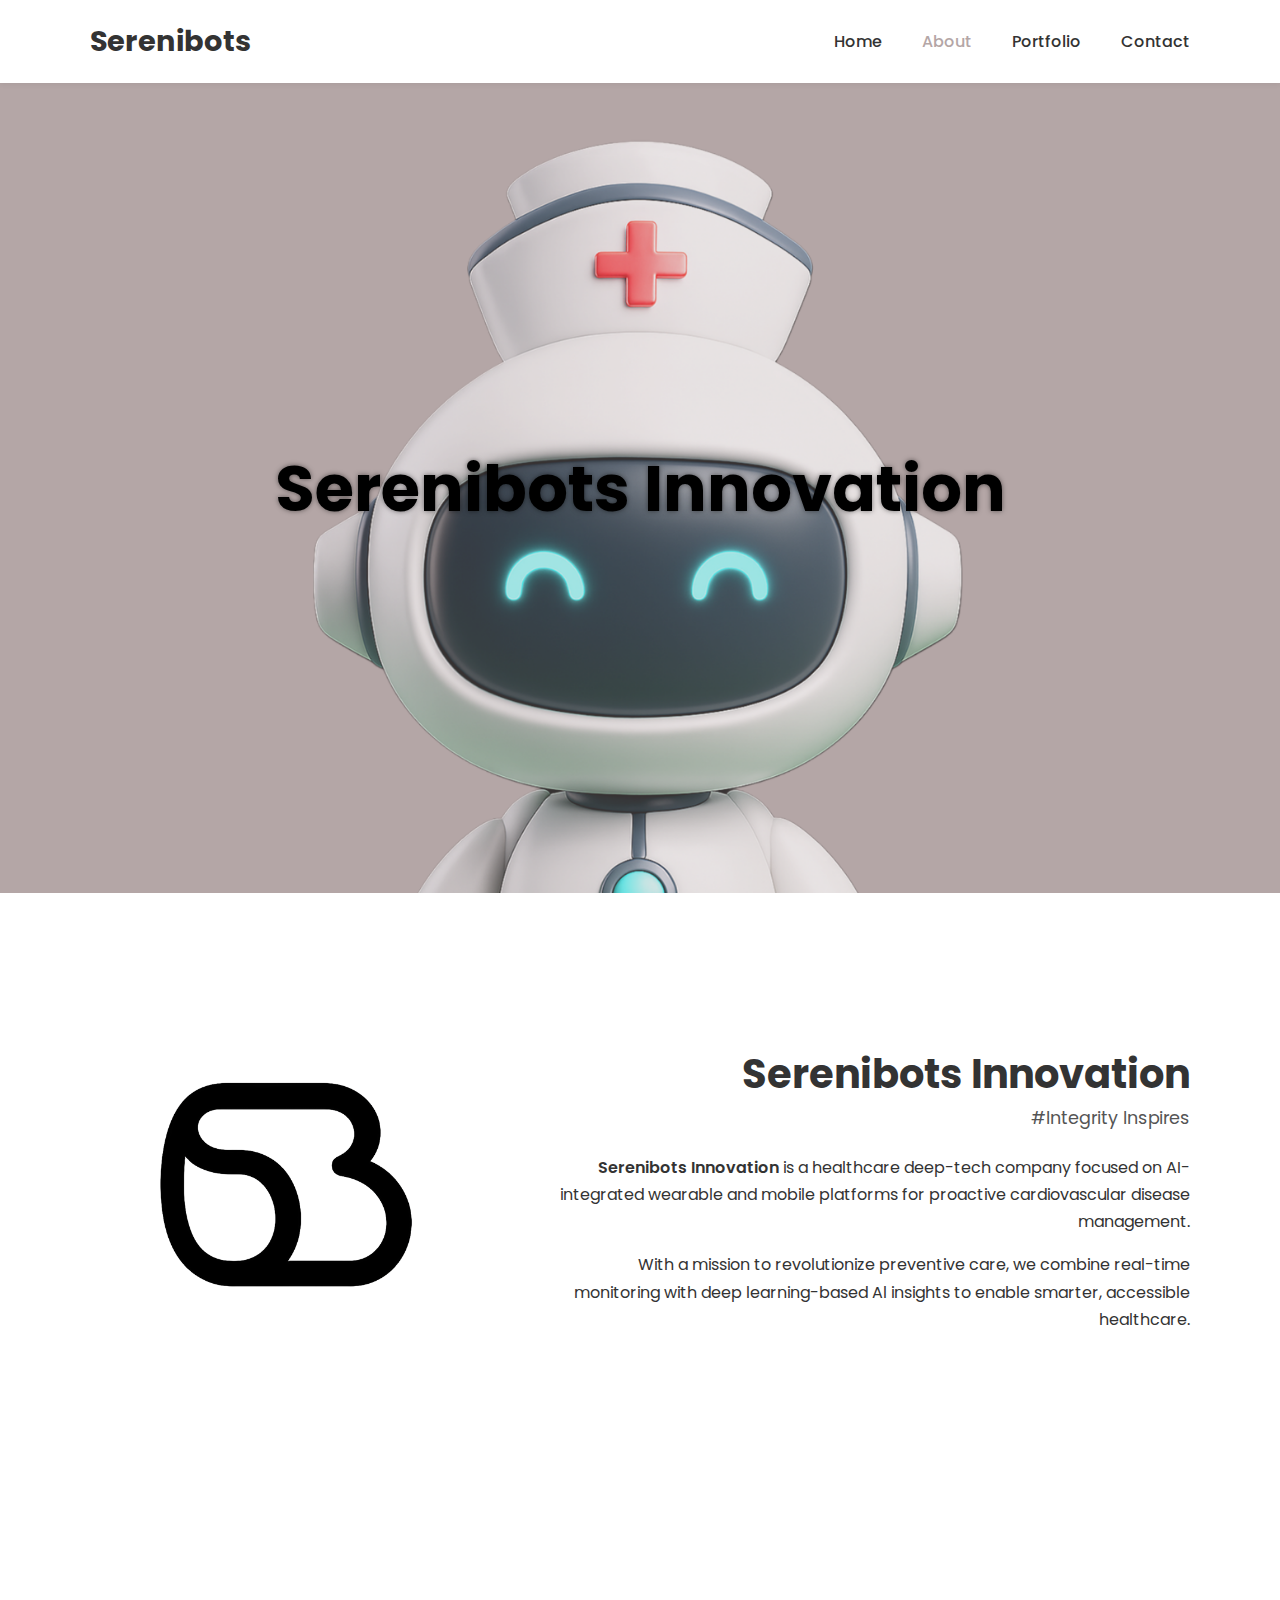
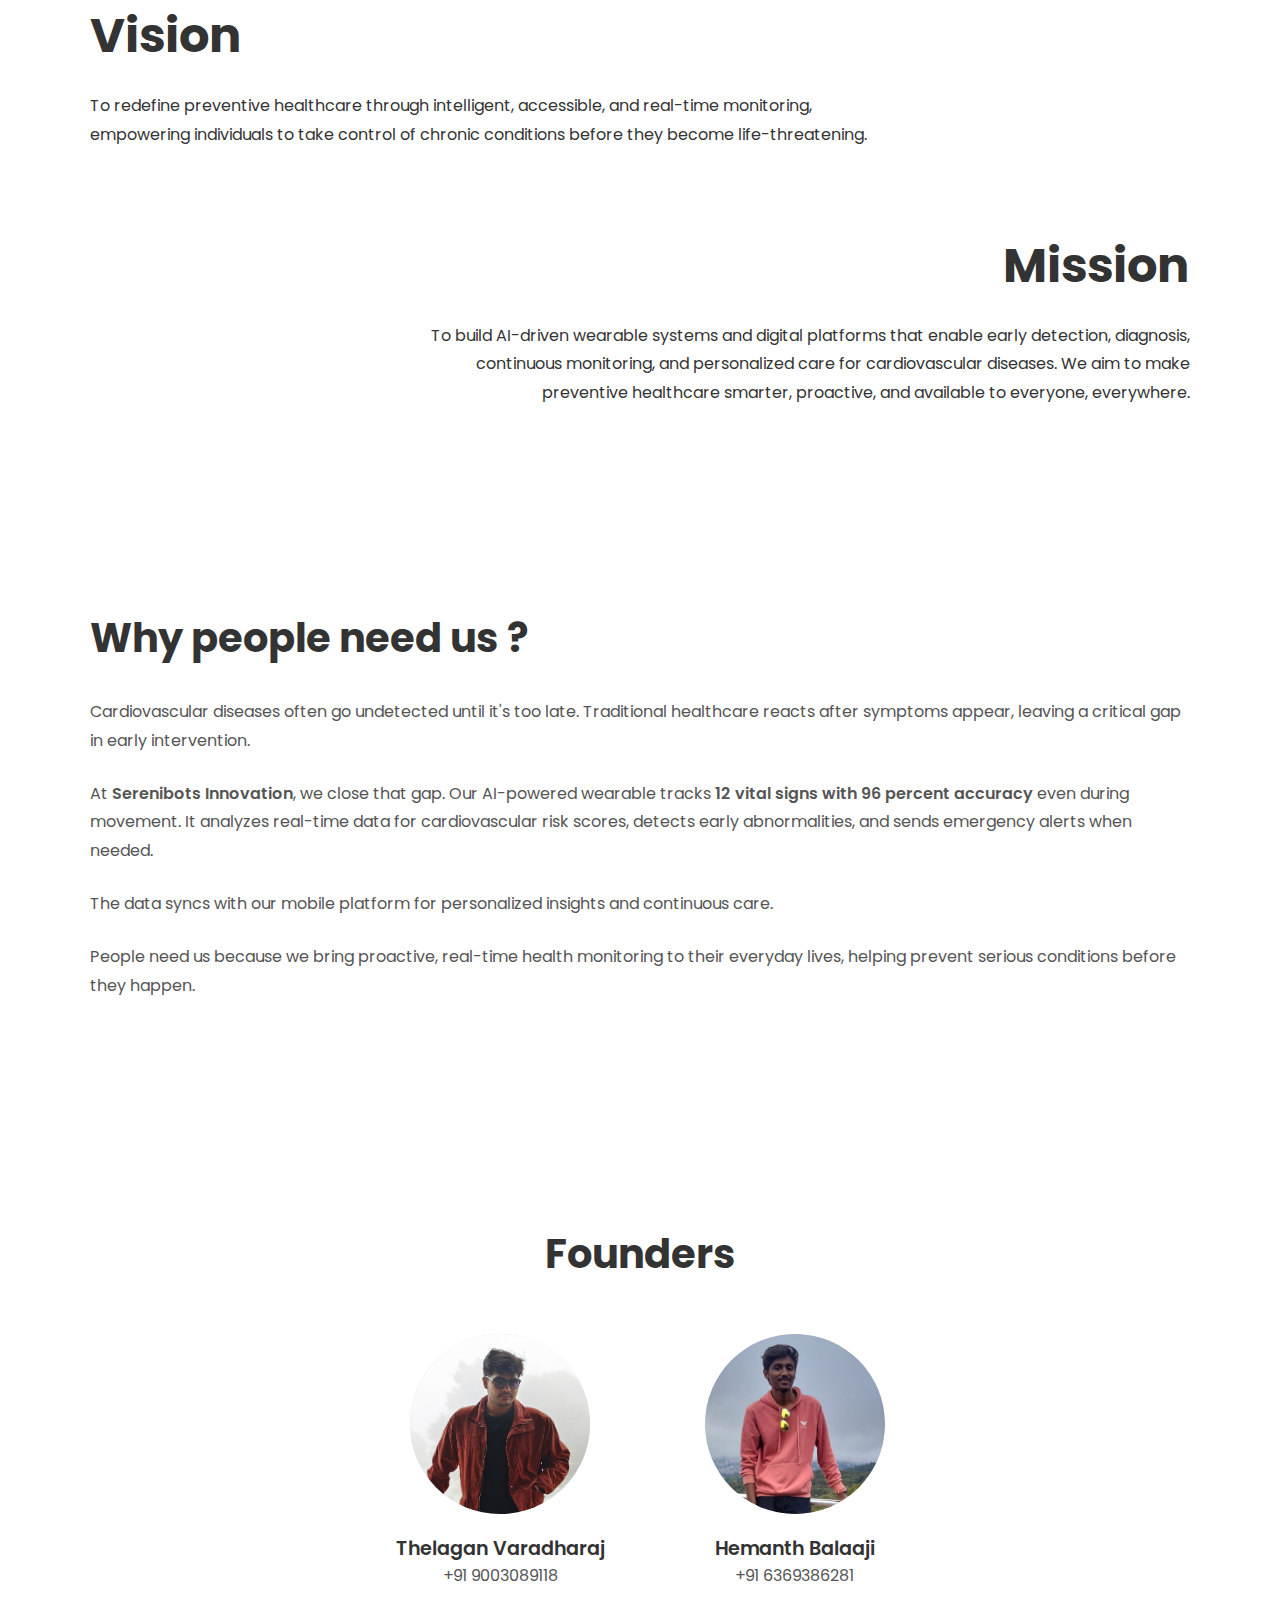
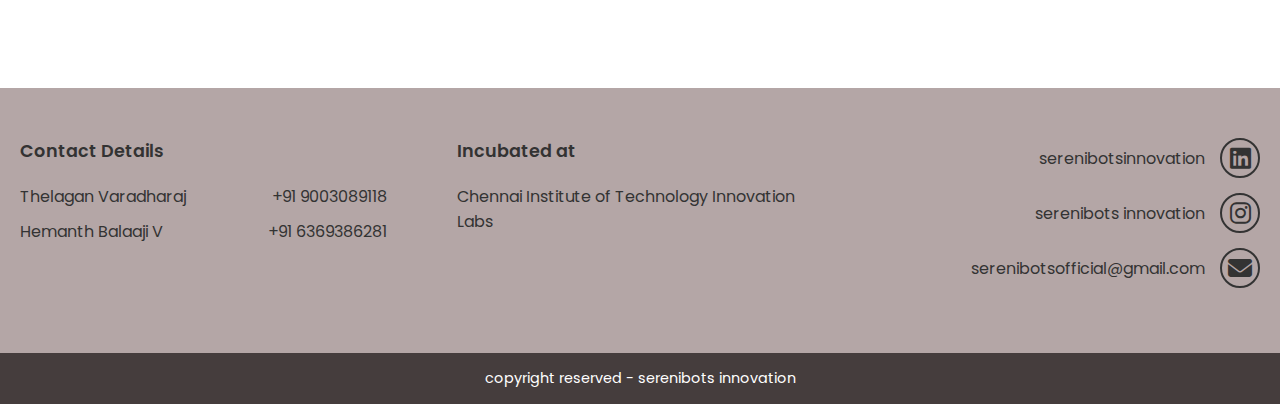
<file: about.html>
<!DOCTYPE html>
<html lang="en">
<head>
    <meta charset="UTF-8">
    <meta name="viewport" content="width=device-width, initial-scale=1.0">
    <title>About - Serenibots Innovation</title>
    <link rel="stylesheet" href="about.css">
    <link rel="preconnect" href="https://fonts.googleapis.com">
    <link rel="preconnect" href="https://fonts.gstatic.com" crossorigin>
    <link href="https://fonts.googleapis.com/css2?family=Poppins:wght@400;500;600;700&display=swap" rel="stylesheet">
    <link rel="stylesheet" href="https://cdnjs.cloudflare.com/ajax/libs/font-awesome/6.5.1/css/all.min.css">
</head>
<body>

    <header>
        <div class="container header-container">
            <div class="logo">
                <a href="index.html">Serenibots</a>
            </div>
            <nav class="desktop-nav">
                <ul>
                    <li><a href="index.html">Home</a></li>
                    <li><a href="about.html" class="current">About</a></li>
                    <li><a href="portfolio.html">Portfolio</a></li>
                    <li><a href="contact.html">Contact</a></li>
                </ul>
            </nav>
             <div class="mobile-logo">
                <div class="mobile-logo-icon">
                    <img src="assets/logo.png" alt="Luna">
                </div>
            </div>
            <button class="hamburger-menu" id="hamburger-menu">
                <span class="bar"></span>
                <span class="bar"></span>
                <span class="bar"></span>
            </button>
        </div>
        <nav class="mobile-nav" id="mobile-nav">
             <ul>
                <li><a href="index.html">Home</a></li>
                <li><a href="about.html">About</a></li>
                <li><a href="portfolio.html">Portfolio</a></li>
                <li><a href="contact.html">Contact</a></li>
            </ul>
        </nav>
    </header>

    <main>
        <section class="hero-about">
            <div class="hero-content">
                <h1>Serenibots Innovation</h1>
            </div>
        </section>

        <section class="about-intro section-padding">
            <div class="container about-intro-container">
                <div class="intro-logo">
                    <img src="assets/vector-logo.png" alt="Serenibots Logo">
                </div>
                <div class="mobile-intro-logo">
                    <img src="assets/vector-logo-mobile.png" alt="">
                </div>
                <div class="intro-text">
                    <h2>Serenibots Innovation</h2>
                    <p class="tagline">#Integrity Inspires</p>
                    <p><b>Serenibots Innovation</b> is a healthcare deep-tech company focused on AI-integrated wearable and mobile platforms for proactive cardiovascular disease management.</p>
                    <p>With a mission to revolutionize preventive care, we combine real-time monitoring with deep learning-based Al insights to enable smarter, accessible healthcare.</p>
                </div>
            </div>
        </section>

        <section class="vision-mission section-padding">
            <div class="container vision-mission-container">
                <div class="vision-block">
                    <h2>Vision</h2>
                    <p>To redefine preventive healthcare through intelligent, accessible, and real-time monitoring, empowering individuals to take control of chronic conditions before they become life-threatening.</p>
                </div>
                <div class="mission-block">
                    <h2>Mission</h2>
                    <p>To build AI-driven wearable systems and digital platforms that enable early detection, diagnosis, continuous monitoring, and personalized care for cardiovascular diseases. We aim to make preventive healthcare smarter, proactive, and available to everyone, everywhere.</p>
                </div>
            </div>
        </section>

        <section class="why-us section-padding">
            <div class="container ">
                <h2>Why people need us ?</h2>
                <p>Cardiovascular diseases often go undetected until it's too late. Traditional healthcare reacts after symptoms appear, leaving a critical gap in early intervention.</p>
                <p>At <b>Serenibots Innovation</b>, we close that gap. Our AI-powered wearable tracks <b>12 vital signs with 96 percent accuracy</b> even during movement. It analyzes real-time data for cardiovascular risk scores, detects early abnormalities, and sends emergency alerts when needed.</p>
                <p>The data syncs with our mobile platform for personalized insights and continuous care.</p>
                <p>People need us because we bring proactive, real-time health monitoring to their everyday lives, helping prevent serious conditions before they happen.</p>
            </div>
        </section>

        <section class="founders section-padding">
             <div class="container text-center-container">
                <h2>Founders</h2>
                <div class="founders-grid">
                    <div class="founder-profile">
                        <div class="founder-photo">
                            <img src="assets/thelaganvaradharaj.png" alt="Thelagan Varadharaj">
                        </div>
                        <h4>Thelagan Varadharaj</h4>
                        <p>+91 9003089118</p>
                    </div>
                    <div class="founder-profile">
                        <div class="founder-photo">
                            <img src="assets/hemanthbalaaji.png" alt="Hemanth Balaaji">
                        </div>
                        <h4>Hemanth Balaaji</h4>
                        <p>+91 6369386281</p>
                    </div>
                </div>
            </div>
        </section>

    </main>

    <footer>
        <div class="footer-main">
            <div class="footer-column">
                <h4>Contact Details</h4>
                <p>Thelagan Varadharaj <span>+91 9003089118</span></p>
                <p>Hemanth Balaaji V <span>+91 6369386281</span></p>
            </div>
            <div class="footer-column">
                <h4>Incubated at</h4>
                <p>Chennai Institute of Technology Innovation Labs</p>
            </div>
             <div class="footer-column social-column">
                <a href="https://www.linkedin.com/company/serenibots-innovation/" aria-label="LinkedIn">serenibotsinnovation <i class="fab fa-linkedin"></i></a>
                <a href="https://www.instagram.com/serenibotsinnovation/" aria-label="Instagram">serenibots innovation <i class="fab fa-instagram"></i></a>
                <a href="mailto:serenibotsofficial@gmail.com" aria-label="Email">serenibotsofficial@gmail.com <i class="fas fa-envelope"></i></a>
            </div>
        </div>
        <div class="footer-bottom">
            <p>copyright reserved - serenibots innovation</p>
        </div>
    </footer>

    <script src="home.js"></script>
</body>
</html>
</file>
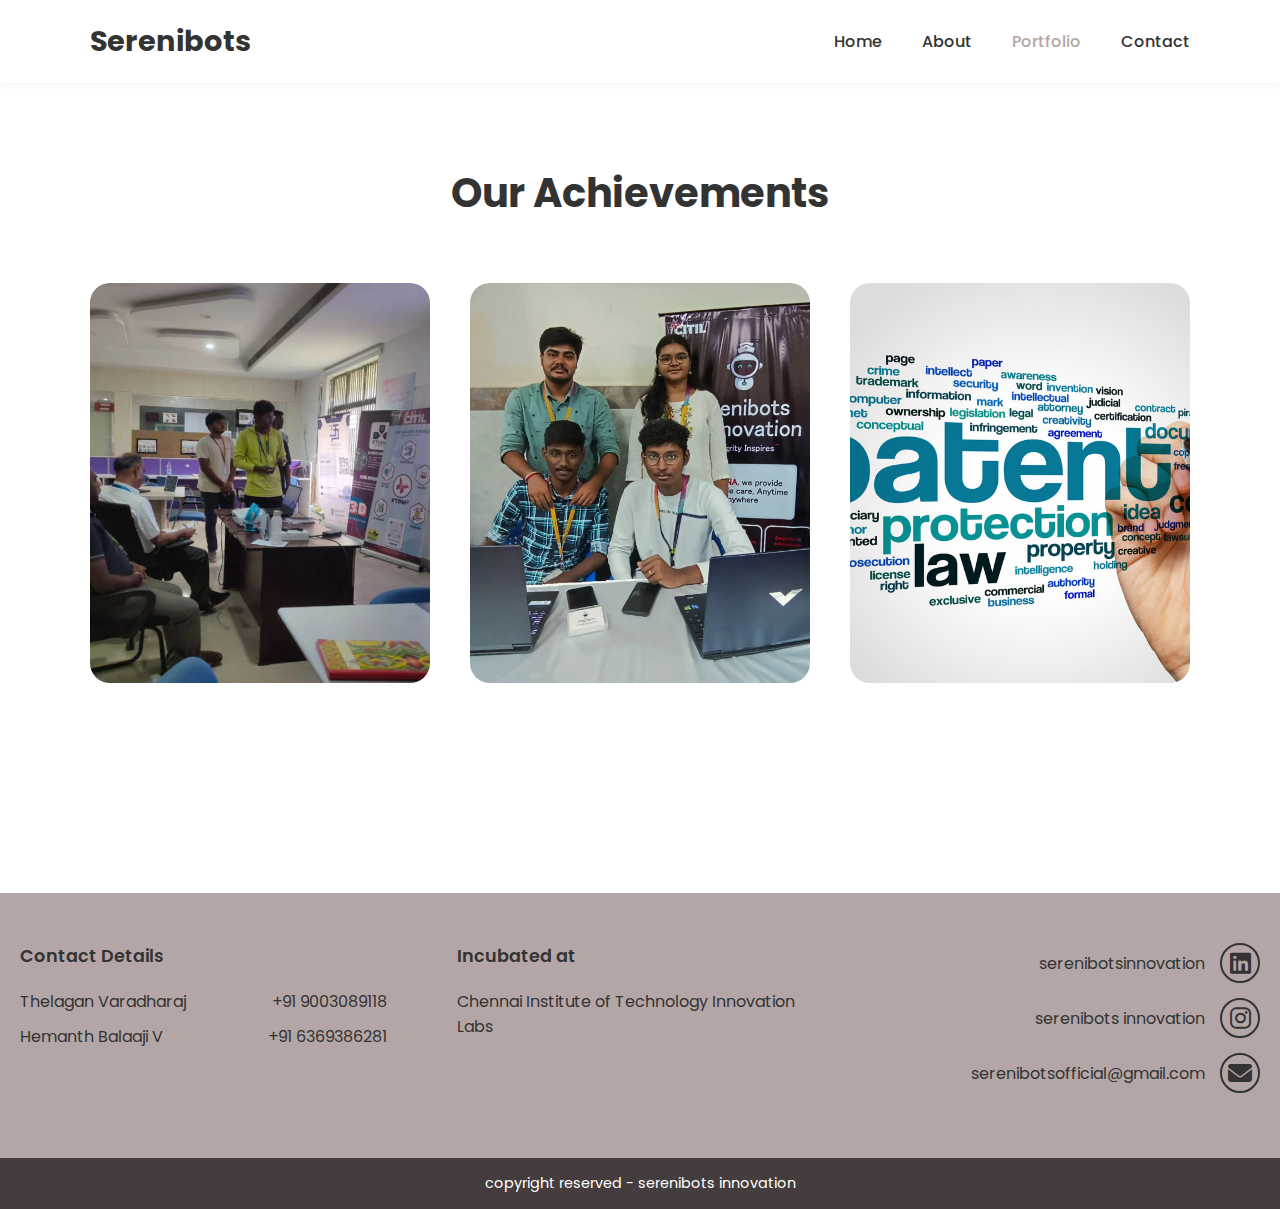
<file: portfolio.html>
<!DOCTYPE html>
<html lang="en">
<head>
    <meta charset="UTF-8">
    <meta name="viewport" content="width=device-width, initial-scale=1.0">
    <title>Portfolio - Serenibots Innovation</title>
    <link rel="stylesheet" href="portfolio.css">
    <link rel="preconnect" href="https://fonts.googleapis.com">
    <link rel="preconnect" href="https://fonts.gstatic.com" crossorigin>
    <link href="https://fonts.googleapis.com/css2?family=Poppins:wght@400;500;600;700&display=swap" rel="stylesheet">
    <link rel="stylesheet" href="https://cdnjs.cloudflare.com/ajax/libs/font-awesome/6.5.1/css/all.min.css">
</head>
<body>

    <header>
        <div class="container header-container">
            <div class="logo">
                <a href="index.html">Serenibots</a>
            </div>
            <nav class="desktop-nav">
                <ul>
                    <li><a href="index.html">Home</a></li>
                    <li><a href="about.html">About</a></li>
                    <li><a href="portfolio.html" class="current">Portfolio</a></li>
                    <li><a href="contact.html">Contact</a></li>
                </ul>
            </nav>
             <div class="mobile-logo">
                <div class="mobile-logo-icon">
                    <img src="assets/logo.png" alt="Luna">
                </div>
            </div>
            <button class="hamburger-menu" id="hamburger-menu">
                <span class="bar"></span>
                <span class="bar"></span>
                <span class="bar"></span>
            </button>
        </div>
        <nav class="mobile-nav" id="mobile-nav">
             <ul>
                <li><a href="index.html">Home</a></li>
                <li><a href="about.html">About</a></li>
                <li><a href="portfolio.html">Portfolio</a></li>
                <li><a href="contact.html">Contact</a></li>
            </ul>
        </nav>
    </header>

    <main class="portfolio-main">
        <div class="container">
            <h1>Our Achievements</h1>
            <div class="portfolio-grid">

                <div class="achievement-box pitch">
                    <div class="details-panel">
                        <h2>Pitch Deck<br>Presentation</h2>
                        <p>Our first pitch deck presentation in from our our startup coordinator Mr Vijay Anandh and Mr Dhanesh. Taking small steps towards raising funds for our Startup.</p>
                    </div>
                </div>

                <div class="achievement-box stall">
                    <div class="details-panel">
                        <h2>Innovest Event<br>Stall</h2>
                        <p>Showcased our technology at the Innovest exhibition, gathering valuable feedback from experts.</p>
                    </div>
                </div>

                <div class="achievement-box patent">
                    <div class="details-panel">
                        <h2>Patent Applied</h2>
                        <p>Filed a patent for our unique AI-driven cardiovascular monitoring technology.</p>
                    </div>
                </div>

            </div>
        </div>
    </main>

    <footer>
        <div class="footer-main">
            <div class="footer-column">
                <h4>Contact Details</h4>
                <p>Thelagan Varadharaj <span>+91 9003089118</span></p>
                <p>Hemanth Balaaji V <span>+91 6369386281</span></p>
            </div>
            <div class="footer-column">
                <h4>Incubated at</h4>
                <p>Chennai Institute of Technology Innovation Labs</p>
            </div>
             <div class="footer-column social-column">
                <a href="https://www.linkedin.com/company/serenibots-innovation/" target="_blank" aria-label="LinkedIn">serenibotsinnovation <i class="fab fa-linkedin"></i></a>
                <a href="https://www.instagram.com/serenibotsinnovation/" target="_blank" aria-label="Instagram">serenibots innovation <i class="fab fa-instagram"></i></a>
                <a href="mailto:serenibotsofficial@gmail.com" aria-label="Email">serenibotsofficial@gmail.com <i class="fas fa-envelope"></i></a>
            </div>
        </div>
        <div class="footer-bottom">
            <p>copyright reserved - serenibots innovation</p>
        </div>
    </footer>

    <script src="home.js"></script>
</body>
</html>
</file>
<file: about.css>
:root {
    --text-dark: #333;
    --text-light: #555;
    --bg-light: #ffffff;
    --footer-bg: #B4A6A6;
    --footer-bottom-bg: #453D3D;
    --nav-active-color: #B4A6A6;
    --font-primary: 'Poppins', sans-serif;
}

* {
    margin: 0;
    padding: 0;
    box-sizing: border-box;
}

html,
body {
    overflow-x: hidden;
}

body {
    font-family: var(--font-primary);
    color: var(--text-dark);
    background-color: var(--bg-light);
}

.container {
    width: 90%;
    max-width: 1100px;
    margin: 0 auto;
}

b, strong {
    font-weight: 600;
}

header {
    background-color: var(--bg-light);
    padding: 20px 0;
    position: sticky;
    top: 0;
    z-index: 1000;
    box-shadow: 0 2px 5px rgba(0, 0, 0, 0.05);
}

.header-container {
    display: flex;
    justify-content: space-between;
    align-items: center;
}

.logo a {
    font-size: 1.8rem;
    font-weight: 700;
    color: var(--text-dark);
    text-decoration: none;
}

.desktop-nav ul {
    list-style: none;
    display: flex;
    gap: 40px;
}

.desktop-nav a {
    text-decoration: none;
    color: var(--text-dark);
    font-size: 1rem;
    font-weight: 500;
}

.desktop-nav a.current {
    color: var(--nav-active-color);
}

.mobile-logo,
.hamburger-menu,
.mobile-nav,
.mobile-intro-logo {
    display: none;
}

.section-padding {
    padding: 100px 0;
}

.text-center-container {
    max-width: 800px;
    margin: 0 auto;
    text-align: center;
}
.hero-about {
    position: relative;
    height: 90vh;
    background-image: url('assets/aboutpagebg.png'); 
    background-size: cover;
    background-position: center;
    background-repeat: no-repeat;
    display: flex;
    align-items: center;
    justify-content: center;
    color: #000;
    text-shadow: 0px 0px 5px rgba(0, 0, 0, 0.5);
    text-align: center;
}

.hero-about::before {
    content: '';
    position: absolute;
    top: 0;
    left: 0;
    width: 100%;
    height: 100%;
}

.hero-about .hero-content {
    position: relative;
    z-index: 2;
}

.hero-about h1 {
    font-size: 4rem;
    font-weight: 700;
}

.about-intro-container {
    display: flex;
    align-items: center;
    gap: 60px;
}

.intro-logo {
    flex: 0 0 400px;
}

.intro-logo img {
    width: 100%;
}

.intro-text {
    flex: 1;
    text-align: right;
}

.intro-text h2 {
    font-size: 2.5rem;
}

.intro-text .tagline {
    font-size: 1.1rem;
    color: var(--text-light);
    margin-bottom: 20px;
}

.intro-text p {
    margin-bottom: 1rem;
    line-height: 1.7;
}

.vision-mission-container {
    display: flex;
    flex-direction: column;
    align-items: flex-start;
    gap: 80px;
}

.vision-mission-container h2 {
    font-size: 3rem;
    margin-bottom: 20px;
}

.vision-mission-container p {
    line-height: 1.8;
}
.vision-block, .mission-block {
    max-width: 800px;
}
.vision-block {
    text-align: left;
}
.mission-block {
    align-self: flex-end;
    text-align: right;
}

.why-us{
    text-align: left;
}

.why-us h2 {
    margin-bottom: 30px;
    font-size: 2.5rem;
}

.why-us p {
    margin-bottom: 1.5rem;
    line-height: 1.8;
    color: var(--text-light);
}

.founders h2 {
    margin-bottom: 50px;
    font-size: 2.5rem;
}

.founders-grid {
    display: flex;
    justify-content: center;
    gap: 100px;
}

.founder-profile {
    text-align: center;
    
}

.founder-photo {
    width: 180px;
    height: 180px;
    border-radius: 50%;
    background-color: #e0e0e0;
    margin: 0 auto 20px auto;
}

.founder-photo img{
    width: 100%;
    height: 100%;
    border-radius: 50%;
    object-fit: cover;
}

.founder-profile h4 {
    font-size: 1.2rem;
    font-weight: 600;
}

.founder-profile p {
    color: var(--text-light);
}

footer {
    color: var(--text-dark);
}

.footer-main {
    background-color: var(--footer-bg);
    padding: 50px 0;
    display: flex;
    justify-content: space-around;
    align-items: flex-start;
    flex-wrap: wrap;
    gap: 30px;
}

.footer-column {
    flex: 1;
    min-width: 250px;
    padding: 0 20px;
}

.footer-column h4 {
    font-size: 1.1rem;
    margin-bottom: 20px;
    font-weight: 600;
}

.footer-column p {
    margin-bottom: 10px;
    display: flex;
    justify-content: space-between;
}

.footer-column.social-column a {
    display: flex;
    align-items: center;
    justify-content: flex-end;
    gap: 15px;
    text-decoration: none;
    color: var(--text-dark);
    margin-bottom: 15px;
    text-align: right;
}

.footer-column.social-column i {
    font-size: 1.5rem;
    color: var(--text-dark);
    border: 2px solid var(--text-dark);
    border-radius: 50%;
    width: 40px;
    height: 40px;
    display: inline-flex;
    justify-content: center;
    align-items: center;
    flex-shrink: 0;
}

.footer-bottom {
    background-color: var(--footer-bottom-bg);
    color: #fff;
    text-align: center;
    padding: 15px 0;
    font-size: 0.9rem;
}

@media (max-width: 900px) {
    .section-padding {
        padding: 60px 0;
    }

    .hero-about h1 {
        font-size: 3rem;
    }
    
    .about-intro-container {
        flex-direction: column;
        text-align: center;
    }

    .intro-logo{
        display: none;
    }

    .mobile-intro-logo {
        display: block;
        flex-basis: auto;
        width: 300px;
    }
    .intro-text{
        text-align: center;
    }
    .intro-text h2{
        font-size: 2rem;
    }

    .vision-mission-container {
        flex-direction: column;
        align-items: center;
        gap: 100px;
    }

    .mission-block {
        margin-top: 0;
    }

    .why-us{
        text-align: center;
    }

    .founders-grid {
        flex-direction: column;
        align-items: center;
        gap: 50px;
    }

    .founder-photo {
        width: 150px;
        height: 150px;
    }

    .footer-main {
        flex-direction: column;
        align-items: center;
        text-align: center;
    }

    .footer-column p,
    .footer-column.social-column a {
        justify-content: space-between;
        flex-direction: row;
    }
    .footer-column.social-column {
        display: flex;
        flex-direction: row;
        flex-wrap: wrap;
        justify-content: center;
    }
     .footer-column.social-column a {
        flex-direction: column-reverse;
    }
    .footer-column.social-column a span {
        display: none;
    }
}


@media (max-width: 768px) {
    .desktop-nav {
        display: none;
    }

    .logo {
        display: none;
    }
    .mobile-logo {
        display: block;
    }
    
    .mobile-logo-icon {
        width: 40px;
        height: 40px;
        display: flex;
    }

    .hamburger-menu {
        display: flex;
        flex-direction: column;
        justify-content: space-around;
        width: 30px;
        height: 25px;
        background: transparent;
        border: none;
        cursor: pointer;
        padding: 0;
        z-index: 10;
    }

    .hamburger-menu .bar {
        width: 30px;
        height: 3px;
        background-color: var(--text-dark);
        border-radius: 5px;
    }
    
    .mobile-nav {
        display: none;
        position: absolute;
        top: 100%;
        left: 0;
        width: 100%;
        background-color: var(--bg-light);
        box-shadow: 0 2px 5px rgba(0,0,0,0.1);
    }
    
    .mobile-nav.active {
        display: block;
    }

    .mobile-nav ul {
        list-style: none;
        flex-direction: column;
        width: 100%;
    }

    .mobile-nav li {
        text-align: center;
        border-bottom: 1px solid #eee;
    }

    .mobile-nav a {
        display: block;
        padding: 20px;
        text-decoration: none;
        color: var(--text-dark);
        font-weight: 500;
    }
    
    .mobile-nav a.current {
        background-color: #f7f7f7;
        color: var(--text-dark);
    }
    .hero-about{
        background-image: url('assets/mobileviewbg.png');
        height: 95vh;
        color: #fff;
        text-shadow: 0px 0px 2px rgba(255, 255, 255, 0.5);
    }
    
    .footer-main {
        align-items: flex-start;
        text-align: left;
    }
    .footer-column {
       width: 100%;
       max-width: none;
    }
     .footer-column.social-column {
        flex-direction: row;
        justify-content: flex-start;
        align-items: flex-start;
     }
      .footer-column.social-column a {
        flex-direction: row;
        align-items: center;
        justify-content: space-between;
        width: 100%;
    }
     .footer-column.social-column a span {
        display: inline;
        text-align: left;
     }
}
</file>
<file: portfolio.css>
:root {
    --text-dark: #333;
    --text-light: #555;
    --bg-light: #ffffff;
    --footer-bg: #B4A6A6;
    --footer-bottom-bg: #453D3D;
    --nav-active-color: #B4A6A6;
    --font-primary: 'Poppins', sans-serif;
}

* {
    margin: 0;
    padding: 0;
    box-sizing: border-box;
}

html,
body {
    overflow-x: hidden;
}

body {
    font-family: var(--font-primary);
    color: var(--text-dark);
    background-color: var(--bg-light);
}

.container {
    width: 90%;
    max-width: 1100px;
    margin: 0 auto;
}

header {
    background-color: var(--bg-light);
    padding: 20px 0;
    position: sticky;
    top: 0;
    z-index: 1000;
    box-shadow: 0 2px 5px rgba(0, 0, 0, 0.05);
}

.header-container {
    display: flex;
    justify-content: space-between;
    align-items: center;
}

.logo a {
    font-size: 1.8rem;
    font-weight: 700;
    color: var(--text-dark);
    text-decoration: none;
}

.desktop-nav ul {
    list-style: none;
    display: flex;
    gap: 40px;
}

.desktop-nav a {
    text-decoration: none;
    color: var(--text-dark);
    font-size: 1rem;
    font-weight: 500;
}

.desktop-nav a.current {
    color: var(--nav-active-color);
}

footer {
    color: var(--text-dark);
}

.footer-main {
    background-color: var(--footer-bg);
    padding: 50px 0;
    display: flex;
    justify-content: space-around;
    align-items: flex-start;
    flex-wrap: wrap;
    gap: 30px;
}

.footer-column {
    flex: 1;
    min-width: 250px;
    padding: 0 20px;
}

.footer-column h4 {
    font-size: 1.1rem;
    margin-bottom: 20px;
    font-weight: 600;
}

.footer-column p {
    margin-bottom: 10px;
    display: flex;
    justify-content: space-between;
}

.footer-column.social-column a {
    display: flex;
    align-items: center;
    justify-content: flex-end;
    gap: 15px;
    text-decoration: none;
    color: var(--text-dark);
    margin-bottom: 15px;
    text-align: right;
}

.footer-column.social-column i {
    font-size: 1.5rem;
    color: var(--text-dark);
    border: 2px solid var(--text-dark);
    border-radius: 50%;
    width: 40px;
    height: 40px;
    display: inline-flex;
    justify-content: center;
    align-items: center;
    flex-shrink: 0;
}

.footer-bottom {
    background-color: var(--footer-bottom-bg);
    color: #fff;
    text-align: center;
    padding: 15px 0;
    font-size: 0.9rem;
}

.portfolio-main {
    padding: 80px 0;
    min-height: 90vh;
}

.portfolio-main h1 {
    text-align: center;
    font-size: 2.5rem;
    margin-bottom: 60px;
}

.portfolio-grid {
    display: grid;
    grid-template-columns: repeat(3, 1fr);
    gap: 40px;
}

.achievement-box {
    position: relative;
    overflow: hidden;
    height: 400px;
    border-radius: 20px;
    cursor: pointer;
    background-size: cover;
    background-position: center;
    transition: transform 0.3s ease;
}

.achievement-box.pitch {
    background-image: url('assets/pitch-background.png');
}

.achievement-box.stall {
    background-image: url('assets/event-background.jpg');
}

.achievement-box.patent {
    background-image: url('assets/patent-background.jpg');
}

.achievement-box::before {
    content: '';
    position: absolute;
    top: 0;
    left: 0;
    width: 100%;
    height: 100%;
    border-radius: 20px;
    z-index: 1;
}

.achievement-box:hover {
    transform: translateY(-5px);
}

.details-panel {
    position: absolute;
    bottom: 0;
    left: 0;
    width: 100%;
    height: 100%;
    padding: 20px;
    z-index: 2;
    background: linear-gradient(to top, #B4A6A6, #7a707435);
    display: flex;
    flex-direction: column;
    align-items: center;
    justify-content: center;
    text-align: center;
    transform: translateY(100%);
    will-change: transform;
    transition: transform 0.6s cubic-bezier(0.25, 1, 0.5, 1);
}

.details-panel h2 {
    color: #000;
    font-size: 2.2rem;
    font-weight: 600;
    margin-bottom: 15px;
}

.details-panel p {
    color: #000;
    font-size: 1rem;
    font-weight: 400;
    max-width: 80%;
}

.achievement-box:hover .details-panel,
.achievement-box.active .details-panel {
    transform: translateY(0);
}

.mobile-logo,
.hamburger-menu,
.mobile-nav {
    display: none;
}

@media (max-width: 900px) {
    .portfolio-grid {
        grid-template-columns: 1fr;
    }
}

@media (max-width: 768px) {

    .desktop-nav,
    .logo {
        display: none;
    }

    .mobile-logo,
    .hamburger-menu {
        display: flex;
    }

    .mobile-logo-icon {
        width: 40px;
        height: 40px;
        display: flex;
    }

    .hamburger-menu {
        flex-direction: column;
        justify-content: space-around;
        width: 30px;
        height: 25px;
        background: transparent;
        border: none;
        cursor: pointer;
        padding: 0;
        z-index: 10;
    }

    .hamburger-menu .bar {
        width: 30px;
        height: 3px;
        background-color: var(--text-dark);
        border-radius: 5px;
    }

    .mobile-nav {
        position: absolute;
        top: 100%;
        left: 0;
        width: 100%;
        background-color: var(--bg-light);
        box-shadow: 0 2px 5px rgba(0, 0, 0, 0.1);
    }

    .mobile-nav.active {
        display: block;
    }

    .mobile-nav ul {
        list-style: none;
        flex-direction: column;
        width: 100%;
    }

    .mobile-nav li {
        text-align: center;
        border-bottom: 1px solid #eee;
    }

    .mobile-nav a {
        display: block;
        padding: 20px;
        text-decoration: none;
        color: var(--text-dark);
        font-weight: 500;
    }

    .mobile-nav a.current {
        background-color: #f7f7f7;
        color: var(--text-dark);
    }

    .footer-main {
        flex-direction: column;
        align-items: flex-start;
        text-align: left;
    }

    .footer-column {
        width: 100%;
        max-width: none;
    }

    .footer-column.social-column {
        flex-direction: column;
        align-items: flex-start;
    }

    .footer-column.social-column a {
        flex-direction: row;
        gap: 0px;
        align-items: center;
        justify-content: space-between;
        width: 100%;
        text-align: left;
    }
}
</file>
